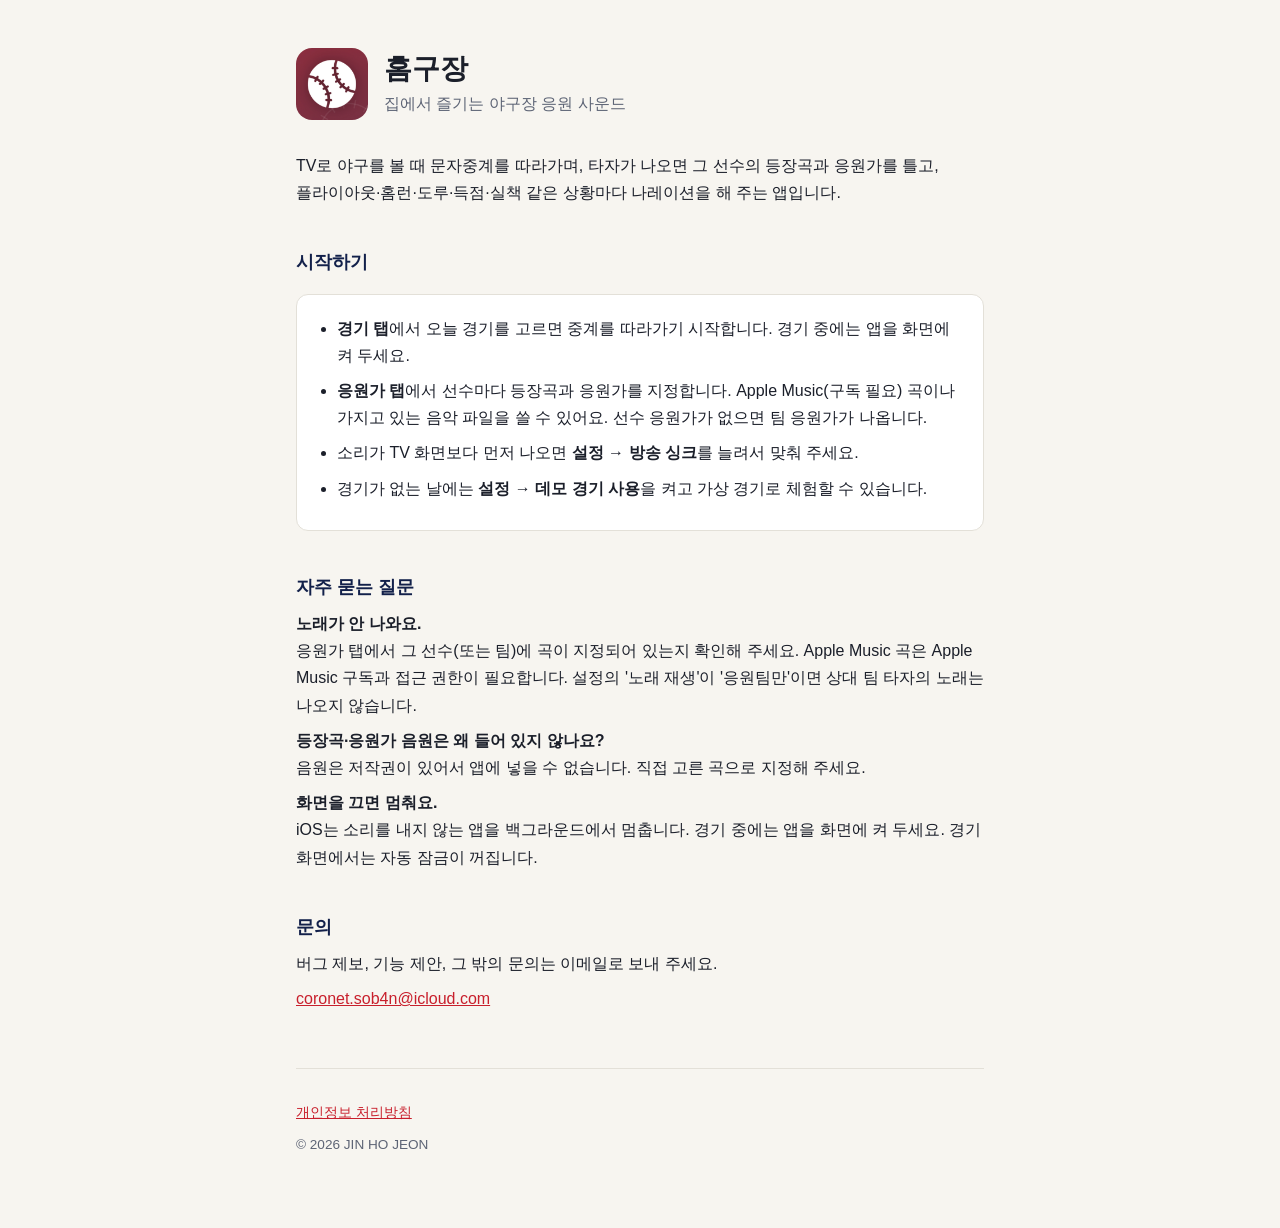
<file: docs/index.html>
<!doctype html>
<html lang="ko">
<head>
  <meta charset="utf-8">
  <meta name="viewport" content="width=device-width, initial-scale=1">
  <title>홈구장 지원</title>
  <meta name="description" content="홈구장: 집에서 즐기는 야구장 응원 사운드. 사용법과 문의 안내.">
  <link rel="icon" href="icon.png">
  <link rel="stylesheet" href="style.css">
</head>
<body>
  <main>
    <header class="app">
      <img src="icon.png" alt="홈구장 앱 아이콘">
      <div>
        <h1>홈구장</h1>
        <p>집에서 즐기는 야구장 응원 사운드</p>
      </div>
    </header>

    <p>TV로 야구를 볼 때 문자중계를 따라가며, 타자가 나오면 그 선수의 등장곡과 응원가를 틀고, 플라이아웃·홈런·도루·득점·실책 같은 상황마다 나레이션을 해 주는 앱입니다.</p>

    <h2>시작하기</h2>
    <div class="card">
      <ul>
        <li><strong>경기 탭</strong>에서 오늘 경기를 고르면 중계를 따라가기 시작합니다. 경기 중에는 앱을 화면에 켜 두세요.</li>
        <li><strong>응원가 탭</strong>에서 선수마다 등장곡과 응원가를 지정합니다. Apple Music(구독 필요) 곡이나 가지고 있는 음악 파일을 쓸 수 있어요. 선수 응원가가 없으면 팀 응원가가 나옵니다.</li>
        <li>소리가 TV 화면보다 먼저 나오면 <strong>설정 → 방송 싱크</strong>를 늘려서 맞춰 주세요.</li>
        <li>경기가 없는 날에는 <strong>설정 → 데모 경기 사용</strong>을 켜고 가상 경기로 체험할 수 있습니다.</li>
      </ul>
    </div>

    <h2>자주 묻는 질문</h2>
    <p><strong>노래가 안 나와요.</strong><br>
    응원가 탭에서 그 선수(또는 팀)에 곡이 지정되어 있는지 확인해 주세요. Apple Music 곡은 Apple Music 구독과 접근 권한이 필요합니다. 설정의 '노래 재생'이 '응원팀만'이면 상대 팀 타자의 노래는 나오지 않습니다.</p>
    <p><strong>등장곡·응원가 음원은 왜 들어 있지 않나요?</strong><br>
    음원은 저작권이 있어서 앱에 넣을 수 없습니다. 직접 고른 곡으로 지정해 주세요.</p>
    <p><strong>화면을 끄면 멈춰요.</strong><br>
    iOS는 소리를 내지 않는 앱을 백그라운드에서 멈춥니다. 경기 중에는 앱을 화면에 켜 두세요. 경기 화면에서는 자동 잠금이 꺼집니다.</p>

    <h2>문의</h2>
    <p>버그 제보, 기능 제안, 그 밖의 문의는 이메일로 보내 주세요.</p>
    <p><a href="mailto:coronet.sob4n@icloud.com">coronet.sob4n@icloud.com</a></p>

    <footer>
      <nav class="links">
        <a href="privacy/">개인정보 처리방침</a>
      </nav>
      <p>© 2026 JIN HO JEON</p>
    </footer>
  </main>
</body>
</html>
</file>
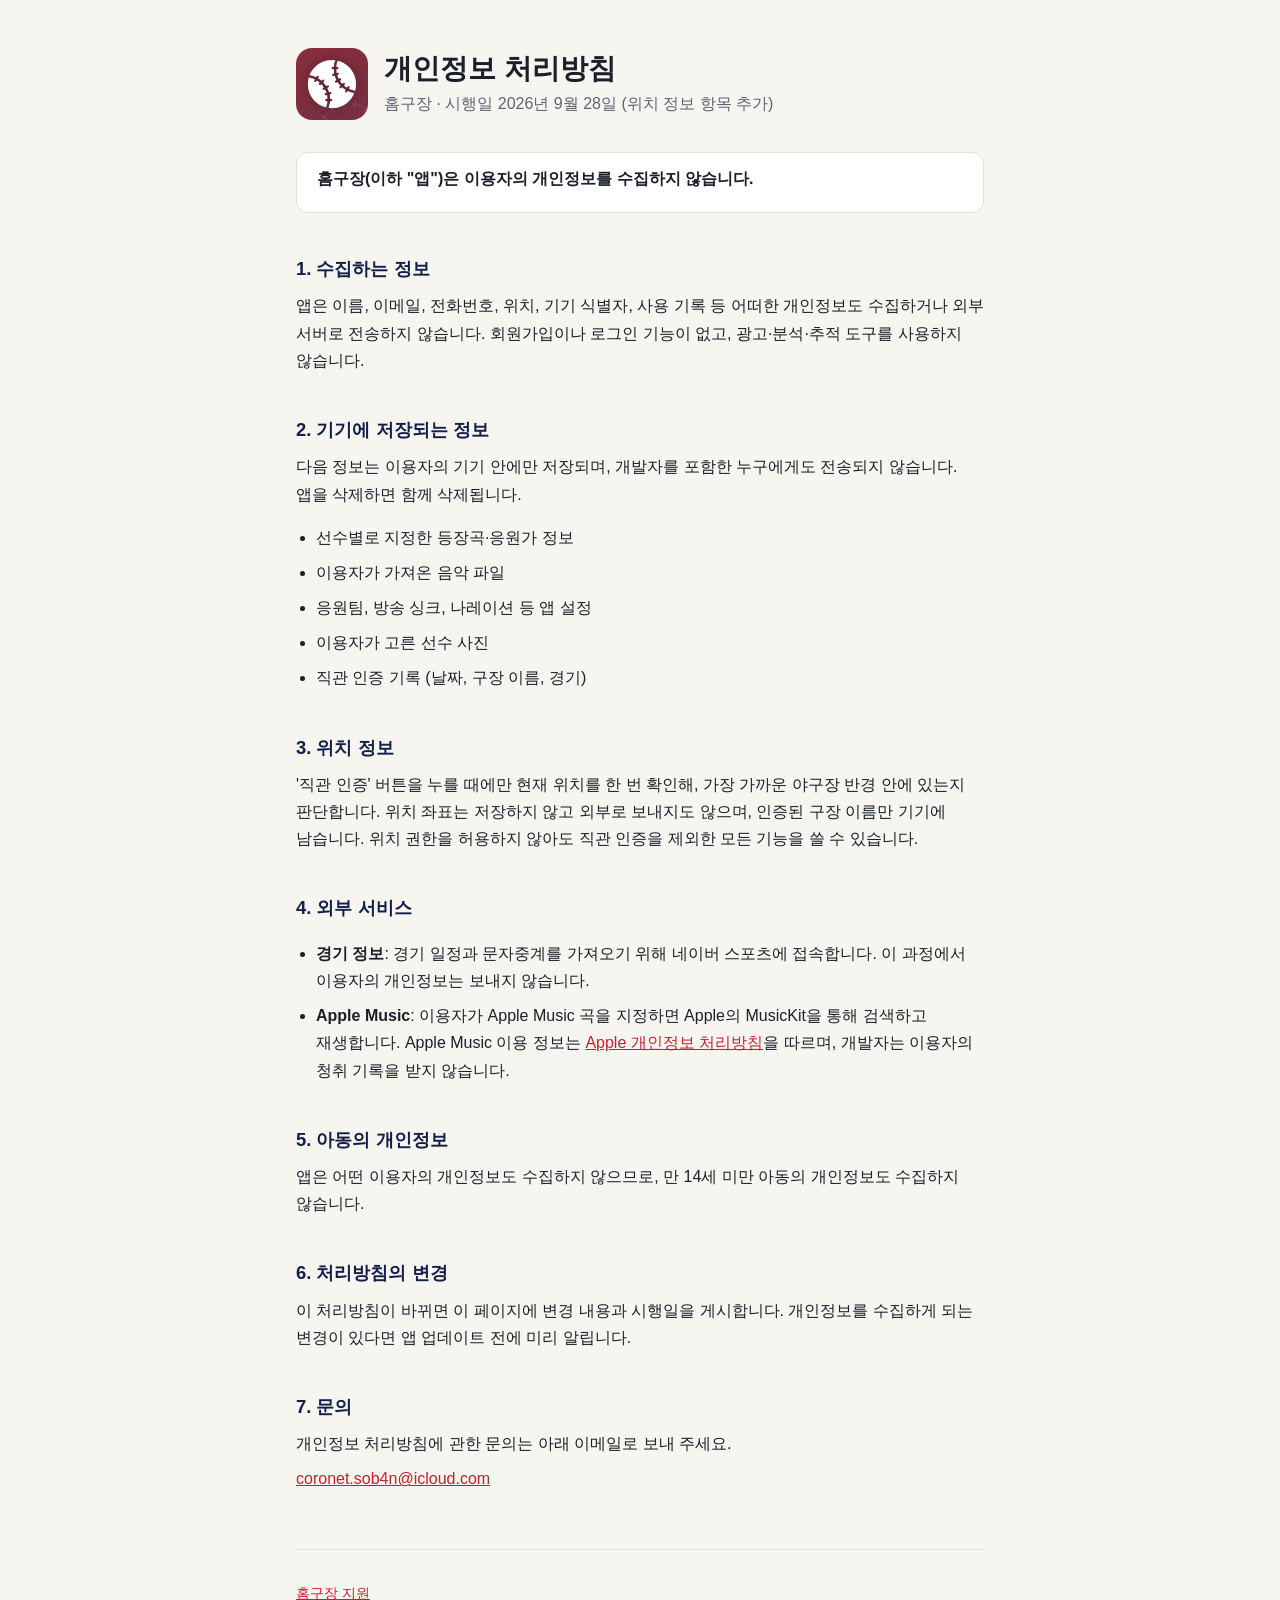
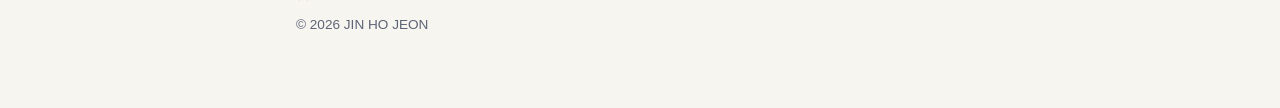
<file: docs/privacy/index.html>
<!doctype html>
<html lang="ko">
<head>
  <meta charset="utf-8">
  <meta name="viewport" content="width=device-width, initial-scale=1">
  <title>홈구장 개인정보 처리방침</title>
  <meta name="description" content="홈구장 앱의 개인정보 처리방침입니다. 홈구장은 이용자의 개인정보를 수집하지 않습니다.">
  <link rel="icon" href="../icon.png">
  <link rel="stylesheet" href="../style.css">
</head>
<body>
  <main>
    <header class="app">
      <img src="../icon.png" alt="홈구장 앱 아이콘">
      <div>
        <h1>개인정보 처리방침</h1>
        <p>홈구장 · 시행일 2026년 9월 28일 (위치 정보 항목 추가)</p>
      </div>
    </header>

    <div class="card">
      <p><strong>홈구장(이하 "앱")은 이용자의 개인정보를 수집하지 않습니다.</strong></p>
    </div>

    <h2>1. 수집하는 정보</h2>
    <p>앱은 이름, 이메일, 전화번호, 위치, 기기 식별자, 사용 기록 등 어떠한 개인정보도 수집하거나 외부 서버로 전송하지 않습니다. 회원가입이나 로그인 기능이 없고, 광고·분석·추적 도구를 사용하지 않습니다.</p>

    <h2>2. 기기에 저장되는 정보</h2>
    <p>다음 정보는 이용자의 기기 안에만 저장되며, 개발자를 포함한 누구에게도 전송되지 않습니다. 앱을 삭제하면 함께 삭제됩니다.</p>
    <ul>
      <li>선수별로 지정한 등장곡·응원가 정보</li>
      <li>이용자가 가져온 음악 파일</li>
      <li>응원팀, 방송 싱크, 나레이션 등 앱 설정</li>
      <li>이용자가 고른 선수 사진</li>
      <li>직관 인증 기록 (날짜, 구장 이름, 경기)</li>
    </ul>

    <h2>3. 위치 정보</h2>
    <p>'직관 인증' 버튼을 누를 때에만 현재 위치를 한 번 확인해, 가장 가까운 야구장 반경 안에 있는지 판단합니다. 위치 좌표는 저장하지 않고 외부로 보내지도 않으며, 인증된 구장 이름만 기기에 남습니다. 위치 권한을 허용하지 않아도 직관 인증을 제외한 모든 기능을 쓸 수 있습니다.</p>

    <h2>4. 외부 서비스</h2>
    <ul>
      <li><strong>경기 정보</strong>: 경기 일정과 문자중계를 가져오기 위해 네이버 스포츠에 접속합니다. 이 과정에서 이용자의 개인정보는 보내지 않습니다.</li>
      <li><strong>Apple Music</strong>: 이용자가 Apple Music 곡을 지정하면 Apple의 MusicKit을 통해 검색하고 재생합니다. Apple Music 이용 정보는 <a href="https://www.apple.com/kr/legal/privacy/">Apple 개인정보 처리방침</a>을 따르며, 개발자는 이용자의 청취 기록을 받지 않습니다.</li>
    </ul>

    <h2>5. 아동의 개인정보</h2>
    <p>앱은 어떤 이용자의 개인정보도 수집하지 않으므로, 만 14세 미만 아동의 개인정보도 수집하지 않습니다.</p>

    <h2>6. 처리방침의 변경</h2>
    <p>이 처리방침이 바뀌면 이 페이지에 변경 내용과 시행일을 게시합니다. 개인정보를 수집하게 되는 변경이 있다면 앱 업데이트 전에 미리 알립니다.</p>

    <h2>7. 문의</h2>
    <p>개인정보 처리방침에 관한 문의는 아래 이메일로 보내 주세요.</p>
    <p><a href="mailto:coronet.sob4n@icloud.com">coronet.sob4n@icloud.com</a></p>

    <footer>
      <nav class="links">
        <a href="../">홈구장 지원</a>
      </nav>
      <p>© 2026 JIN HO JEON</p>
    </footer>
  </main>
</body>
</html>
</file>
<file: docs/style.css>
:root {
  --bg: #f7f5f0;
  --surface: #ffffff;
  --text: #1b1f2a;
  --muted: #5d6475;
  --line: #e3e0d8;
  --accent: #c81f2c;
  --navy: #12204a;
}

@media (prefers-color-scheme: dark) {
  :root {
    --bg: #0b1024;
    --surface: #141b36;
    --text: #eceef4;
    --muted: #a3a9ba;
    --line: #262f52;
    --accent: #ff5a66;
    --navy: #c9d3f5;
  }
}

* { box-sizing: border-box; }

body {
  margin: 0;
  background: var(--bg);
  color: var(--text);
  font-family: -apple-system, BlinkMacSystemFont, "Apple SD Gothic Neo", "Noto Sans KR", sans-serif;
  line-height: 1.7;
  word-break: keep-all;
  overflow-wrap: anywhere;
}

main {
  max-width: 720px;
  margin: 0 auto;
  padding: 48px 16px 64px;
}

header.app {
  display: flex;
  align-items: center;
  gap: 16px;
  margin-bottom: 32px;
}

header.app img {
  width: 72px;
  height: 72px;
  border-radius: 16px;
  flex: none;
}

header.app h1 {
  margin: 0;
  font-size: 1.75rem;
  line-height: 1.3;
}

header.app p {
  margin: 2px 0 0;
  color: var(--muted);
}

h2 {
  margin: 40px 0 8px;
  font-size: 1.15rem;
  color: var(--navy);
}

p, li { margin: 8px 0; }

ul { padding-left: 1.25rem; }

a { color: var(--accent); }

.card {
  background: var(--surface);
  border: 1px solid var(--line);
  border-radius: 12px;
  padding: 4px 20px 12px;
  margin: 16px 0;
}

.meta {
  color: var(--muted);
  font-size: 0.9rem;
}

nav.links {
  display: flex;
  flex-wrap: wrap;
  gap: 8px 20px;
  margin-top: 16px;
}

footer {
  margin-top: 56px;
  padding-top: 16px;
  border-top: 1px solid var(--line);
  color: var(--muted);
  font-size: 0.85rem;
}
</file>
